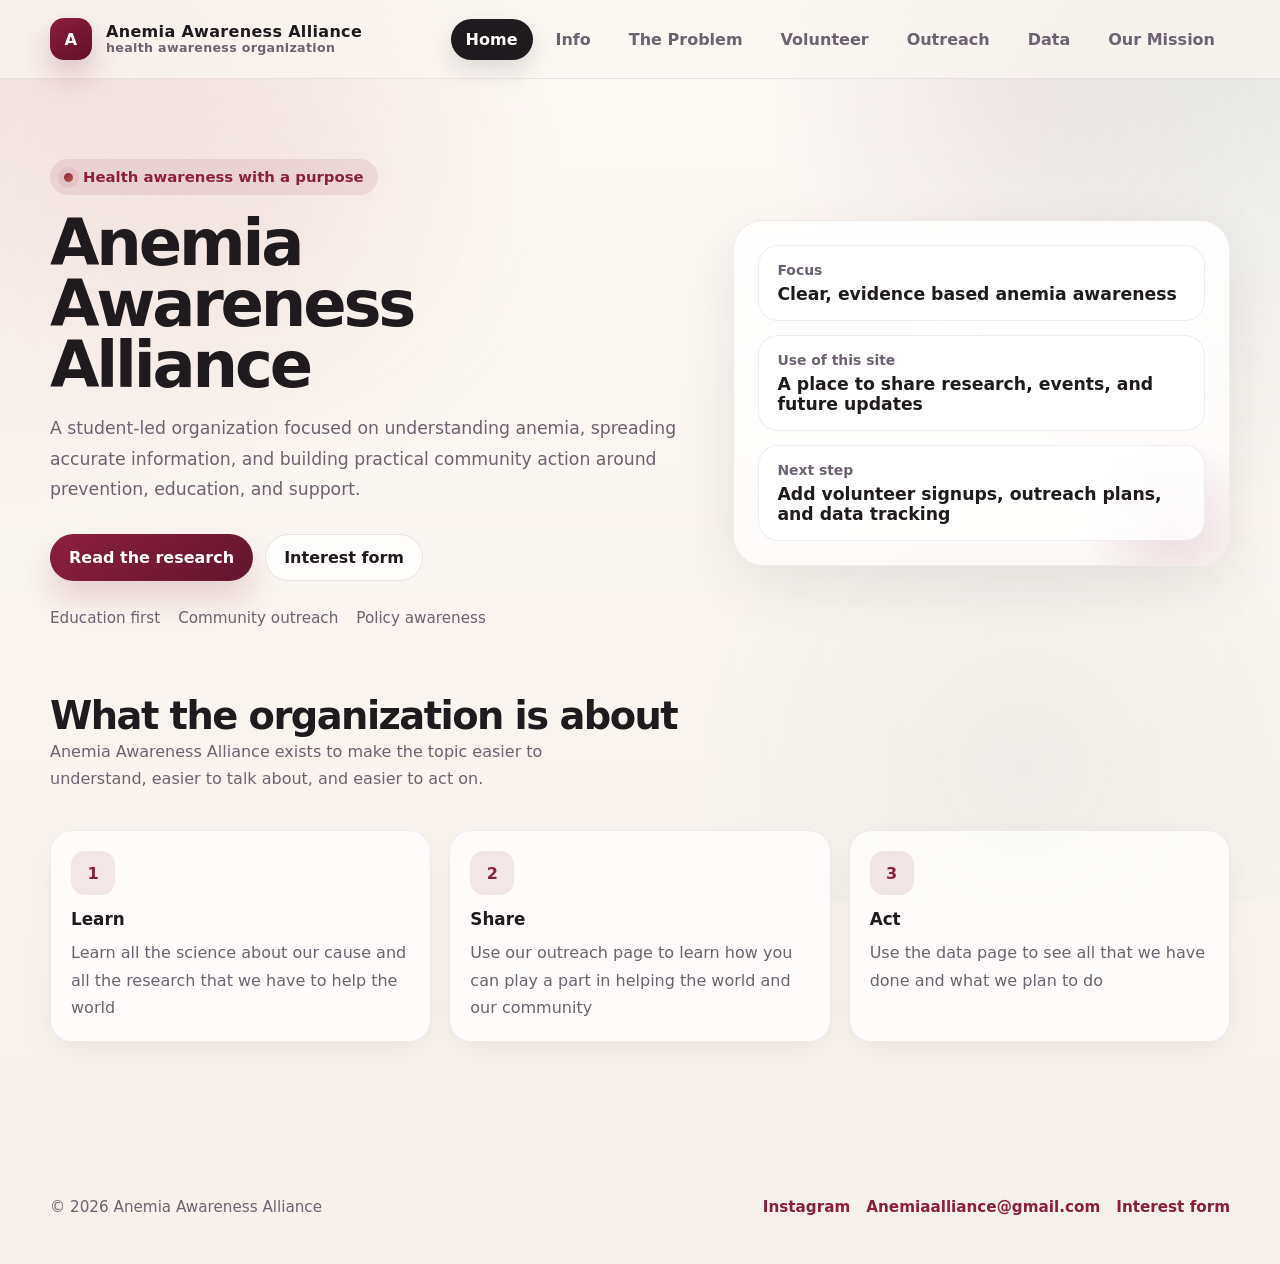
<file: Frontend/index.html>
<!DOCTYPE html>
<html lang="en">
<head>
  <meta charset="UTF-8">
  <meta name="viewport" content="width=device-width, initial-scale=1.0">
  <title>Anemia Awareness Alliance</title>
  <link rel="stylesheet" href="styles.css">
</head>
<body>
<header class="site-header">
  <div class="site-header-inner">
    <a class="brand" href="index.html" aria-label="Anemia Awareness Alliance home">
      <span class="brand-mark">A</span>
      <span class="brand-text"><span>Anemia Awareness Alliance</span><span>health awareness organization</span></span>
    </a>

    <div class="nav-wrap">
      <button class="nav-toggle" aria-label="Open menu" aria-expanded="false">☰</button>
      <nav class="nav" aria-label="Primary navigation">
        <a href="index.html">Home</a>
        <a href="info.html">Info</a>
        <a href="issue.html">The Problem</a>
        <a href="volunteer.html">Volunteer</a>
        <a href="outreach.html">Outreach</a>
        <a href="data.html">Data</a>
        <a href="mission.html">Our Mission</a>
      </nav>
    </div>
  </div>
</header>

<main class="page">
  <div class="page-shell">
    <section class="hero">
      <div class="hero-grid">
        <div class="reveal">
          <div class="kicker"><span class="kicker-dot"></span>Health awareness with a purpose</div>
          <h1>Anemia Awareness Alliance</h1>
          <p class="lead">
            A student-led organization focused on understanding anemia, spreading accurate information, and building practical community action around prevention, education, and support.
          </p>
          <div class="hero-actions">
            <a class="btn btn-primary" href="info.html">Read the research</a>
            <a class="btn btn-secondary" href="https://forms.gle/duQCsQrnn6YTvPqz7" target="_blank" rel="noopener noreferrer">Interest form</a>
          </div>
          <div class="hero-meta">
            <span>Education first</span>
            <span>Community outreach</span>
            <span>Policy awareness</span>
          </div>
        </div>

        <aside class="hero-panel reveal">
          <div class="hero-panel-grid">
            <div class="mini-stat">
              <span class="label">Focus</span>
              <span class="value">Clear, evidence based anemia awareness</span>
            </div>
            <div class="mini-stat">
              <span class="label">Use of this site</span>
              <span class="value">A place to share research, events, and future updates</span>
            </div>
            <div class="mini-stat">
              <span class="label">Next step</span>
              <span class="value">Add volunteer signups, outreach plans, and data tracking</span>
            </div>
          </div>
        </aside>
      </div>
    </section>

    <section class="section">
      <div class="section-heading reveal">
        <div>
          <h2>What the organization is about</h2>
          <p>Anemia Awareness Alliance exists to make the topic easier to understand, easier to talk about, and easier to act on.</p>
        </div>
      </div>

      <div class="feature-row">
        <article class="feature reveal">
          <div class="icon">1</div>
          <h3>Learn</h3>
          <p>Learn all the science about our cause and all the research that we have to help the world</p>
        </article>
        <article class="feature reveal">
          <div class="icon">2</div>
          <h3>Share</h3>
          <p>Use our outreach page to learn how you can play a part in helping the world and our community</p>
        </article>
        <article class="feature reveal">
          <div class="icon">3</div>
          <h3>Act</h3>
          <p>Use the data page to see all that we have done and what we plan to do</p>
        </article>
      </div>
    </section>
  </div>
</main>
<footer class="footer">
  <div class="page-shell footer-inner">
    <p>© 2026 Anemia Awareness Alliance</p>
    <div class="footer-links">
      <a class="social-link" href="https://www.instagram.com/anemiaawarenessalliance/" target="_blank" rel="noopener noreferrer">Instagram</a>
      <a class="social-link" href="mailto:Anemiaalliance@gmail.com">Anemiaalliance@gmail.com</a>
      <a class="social-link" href="https://forms.gle/duQCsQrnn6YTvPqz7" target="_blank" rel="noopener noreferrer">Interest form</a>
    </div>
  </div>
</footer>

<script src="script.js"></script>
</body>
</html>
</file>
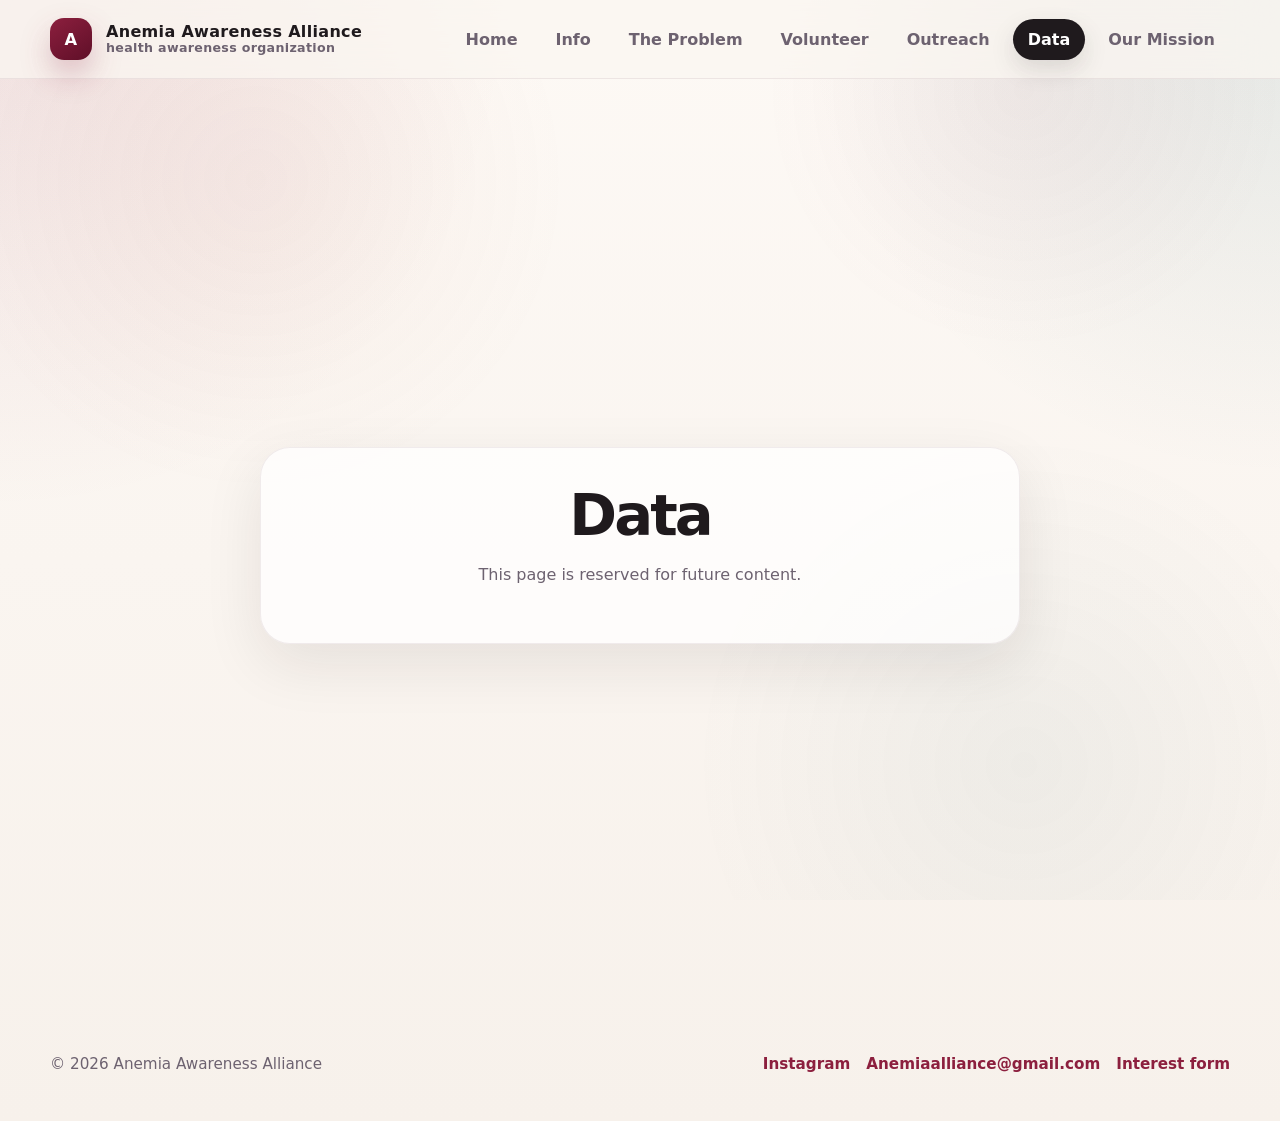
<file: Frontend/data.html>
<!DOCTYPE html>
<html lang="en">
<head>
  <meta charset="UTF-8">
  <meta name="viewport" content="width=device-width, initial-scale=1.0">
  <title>Data</title>
  <link rel="stylesheet" href="styles.css">
</head>
<body>
<header class="site-header">
  <div class="site-header-inner">
    <a class="brand" href="index.html" aria-label="Anemia Awareness Alliance home">
      <span class="brand-mark">A</span>
      <span class="brand-text"><span>Anemia Awareness Alliance</span><span>health awareness organization</span></span>
    </a>

    <div class="nav-wrap">
      <button class="nav-toggle" aria-label="Open menu" aria-expanded="false">☰</button>
      <nav class="nav" aria-label="Primary navigation">
        <a href="index.html">Home</a>
        <a href="info.html">Info</a>
        <a href="issue.html">The Problem</a>
        <a href="volunteer.html">Volunteer</a>
        <a href="outreach.html">Outreach</a>
        <a href="data.html">Data</a>
        <a href="mission.html">Our Mission</a>
      </nav>
    </div>
  </div>
</header>

<main class="page">
  <div class="page-shell">
    <section class="page-blank">
      <div class="blank-card reveal">
        <h1>Data</h1>
        <p>This page is reserved for future content.</p>
      </div>
    </section>
  </div>
</main>
<footer class="footer">
  <div class="page-shell footer-inner">
    <p>© 2026 Anemia Awareness Alliance</p>
    <div class="footer-links">
      <a class="social-link" href="https://www.instagram.com/anemiaawarenessalliance/" target="_blank" rel="noopener noreferrer">Instagram</a>
      <a class="social-link" href="mailto:Anemiaalliance@gmail.com">Anemiaalliance@gmail.com</a>
      <a class="social-link" href="https://forms.gle/duQCsQrnn6YTvPqz7" target="_blank" rel="noopener noreferrer">Interest form</a>
    </div>
  </div>
</footer>

<script src="script.js"></script>
</body>
</html>
</file>
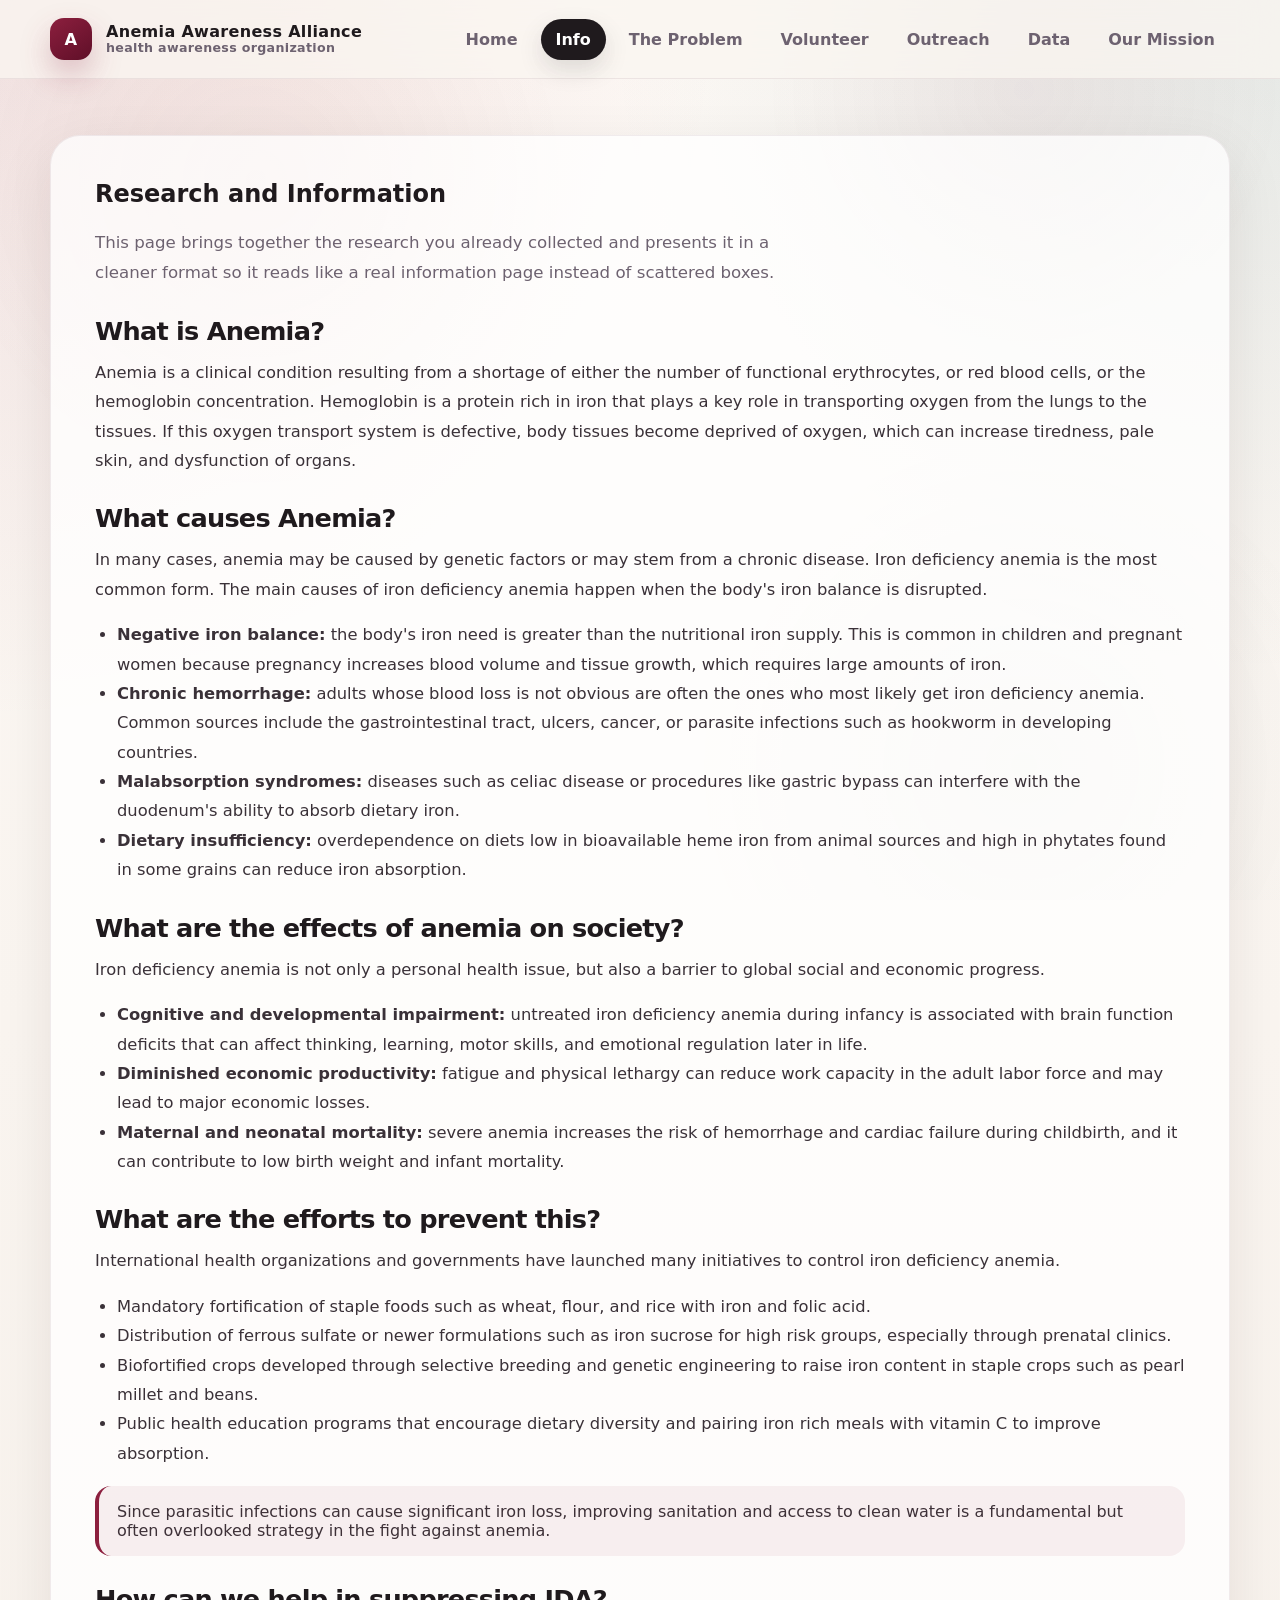
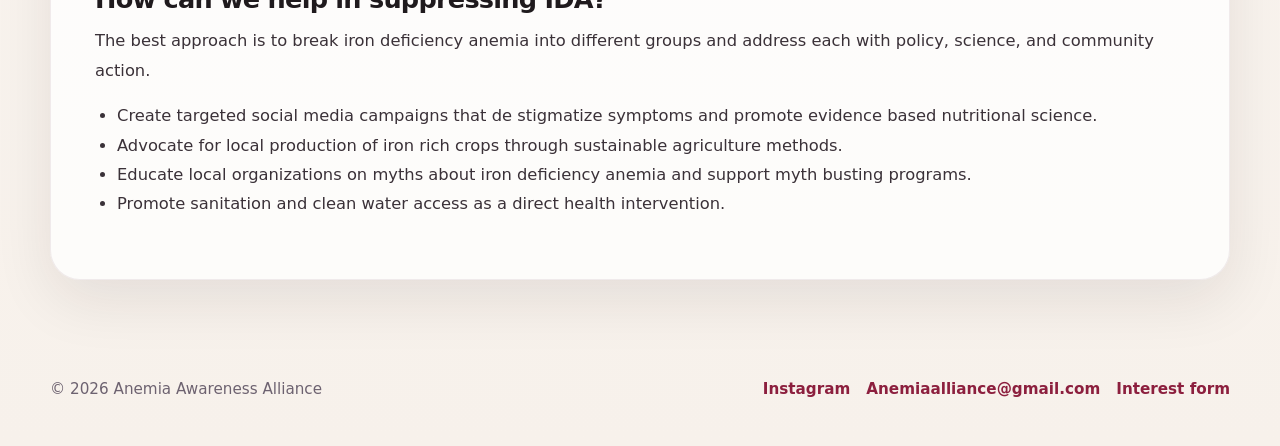
<file: Frontend/info.html>
<!DOCTYPE html>
<html lang="en">
<head>
  <meta charset="UTF-8">
  <meta name="viewport" content="width=device-width, initial-scale=1.0">
  <title>AAA - Info</title>
  <link rel="stylesheet" href="styles.css">
</head>
<body>
<header class="site-header">
  <div class="site-header-inner">
    <a class="brand" href="index.html" aria-label="Anemia Awareness Alliance home">
      <span class="brand-mark">A</span>
      <span class="brand-text"><span>Anemia Awareness Alliance</span><span>health awareness organization</span></span>
    </a>

    <div class="nav-wrap">
      <button class="nav-toggle" aria-label="Open menu" aria-expanded="false">☰</button>
      <nav class="nav" aria-label="Primary navigation">
        <a href="index.html">Home</a>
        <a href="info.html">Info</a>
        <a href="issue.html">The Problem</a>
        <a href="volunteer.html">Volunteer</a>
        <a href="outreach.html">Outreach</a>
        <a href="data.html">Data</a>
        <a href="mission.html">Our Mission</a>
      </nav>
    </div>
  </div>
</header>

<main class="page">
  <div class="page-shell">
    <article class="article reveal">
      <h1>Research and Information</h1>
      <p class="intro">
        This page brings together the research you already collected and presents it in a cleaner format so it reads like a real information page instead of scattered boxes.
      </p>

      <h2>What is Anemia?</h2>
      <p>
        Anemia is a clinical condition resulting from a shortage of either the number of functional erythrocytes, or red blood cells, or the hemoglobin concentration. Hemoglobin is a protein rich in iron that plays a key role in transporting oxygen from the lungs to the tissues. If this oxygen transport system is defective, body tissues become deprived of oxygen, which can increase tiredness, pale skin, and dysfunction of organs.
      </p>

      <h2>What causes Anemia?</h2>
      <p>
        In many cases, anemia may be caused by genetic factors or may stem from a chronic disease. Iron deficiency anemia is the most common form. The main causes of iron deficiency anemia happen when the body's iron balance is disrupted.
      </p>
      <ul>
        <li><strong>Negative iron balance:</strong> the body's iron need is greater than the nutritional iron supply. This is common in children and pregnant women because pregnancy increases blood volume and tissue growth, which requires large amounts of iron.</li>
        <li><strong>Chronic hemorrhage:</strong> adults whose blood loss is not obvious are often the ones who most likely get iron deficiency anemia. Common sources include the gastrointestinal tract, ulcers, cancer, or parasite infections such as hookworm in developing countries.</li>
        <li><strong>Malabsorption syndromes:</strong> diseases such as celiac disease or procedures like gastric bypass can interfere with the duodenum's ability to absorb dietary iron.</li>
        <li><strong>Dietary insufficiency:</strong> overdependence on diets low in bioavailable heme iron from animal sources and high in phytates found in some grains can reduce iron absorption.</li>
      </ul>

      <h2>What are the effects of anemia on society?</h2>
      <p>
        Iron deficiency anemia is not only a personal health issue, but also a barrier to global social and economic progress.
      </p>
      <ul>
        <li><strong>Cognitive and developmental impairment:</strong> untreated iron deficiency anemia during infancy is associated with brain function deficits that can affect thinking, learning, motor skills, and emotional regulation later in life.</li>
        <li><strong>Diminished economic productivity:</strong> fatigue and physical lethargy can reduce work capacity in the adult labor force and may lead to major economic losses.</li>
        <li><strong>Maternal and neonatal mortality:</strong> severe anemia increases the risk of hemorrhage and cardiac failure during childbirth, and it can contribute to low birth weight and infant mortality.</li>
      </ul>

      <h2>What are the efforts to prevent this?</h2>
      <p>
        International health organizations and governments have launched many initiatives to control iron deficiency anemia.
      </p>
      <ul>
        <li>Mandatory fortification of staple foods such as wheat, flour, and rice with iron and folic acid.</li>
        <li>Distribution of ferrous sulfate or newer formulations such as iron sucrose for high risk groups, especially through prenatal clinics.</li>
        <li>Biofortified crops developed through selective breeding and genetic engineering to raise iron content in staple crops such as pearl millet and beans.</li>
        <li>Public health education programs that encourage dietary diversity and pairing iron rich meals with vitamin C to improve absorption.</li>
      </ul>

      <div class="callout">
        Since parasitic infections can cause significant iron loss, improving sanitation and access to clean water is a fundamental but often overlooked strategy in the fight against anemia.
      </div>

      <h2>How can we help in suppressing IDA?</h2>
      <p>
        The best approach is to break iron deficiency anemia into different groups and address each with policy, science, and community action.
      </p>
      <ul>
        <li>Create targeted social media campaigns that de stigmatize symptoms and promote evidence based nutritional science.</li>
        <li>Advocate for local production of iron rich crops through sustainable agriculture methods.</li>
        <li>Educate local organizations on myths about iron deficiency anemia and support myth busting programs.</li>
        <li>Promote sanitation and clean water access as a direct health intervention.</li>
      </ul>
    </article>
  </div>
</main>
<footer class="footer">
  <div class="page-shell footer-inner">
    <p>© 2026 Anemia Awareness Alliance</p>
    <div class="footer-links">
      <a class="social-link" href="https://www.instagram.com/anemiaawarenessalliance/" target="_blank" rel="noopener noreferrer">Instagram</a>
      <a class="social-link" href="mailto:Anemiaalliance@gmail.com">Anemiaalliance@gmail.com</a>
      <a class="social-link" href="https://forms.gle/duQCsQrnn6YTvPqz7" target="_blank" rel="noopener noreferrer">Interest form</a>
    </div>
  </div>
</footer>

<script src="script.js"></script>
</body>
</html>
</file>
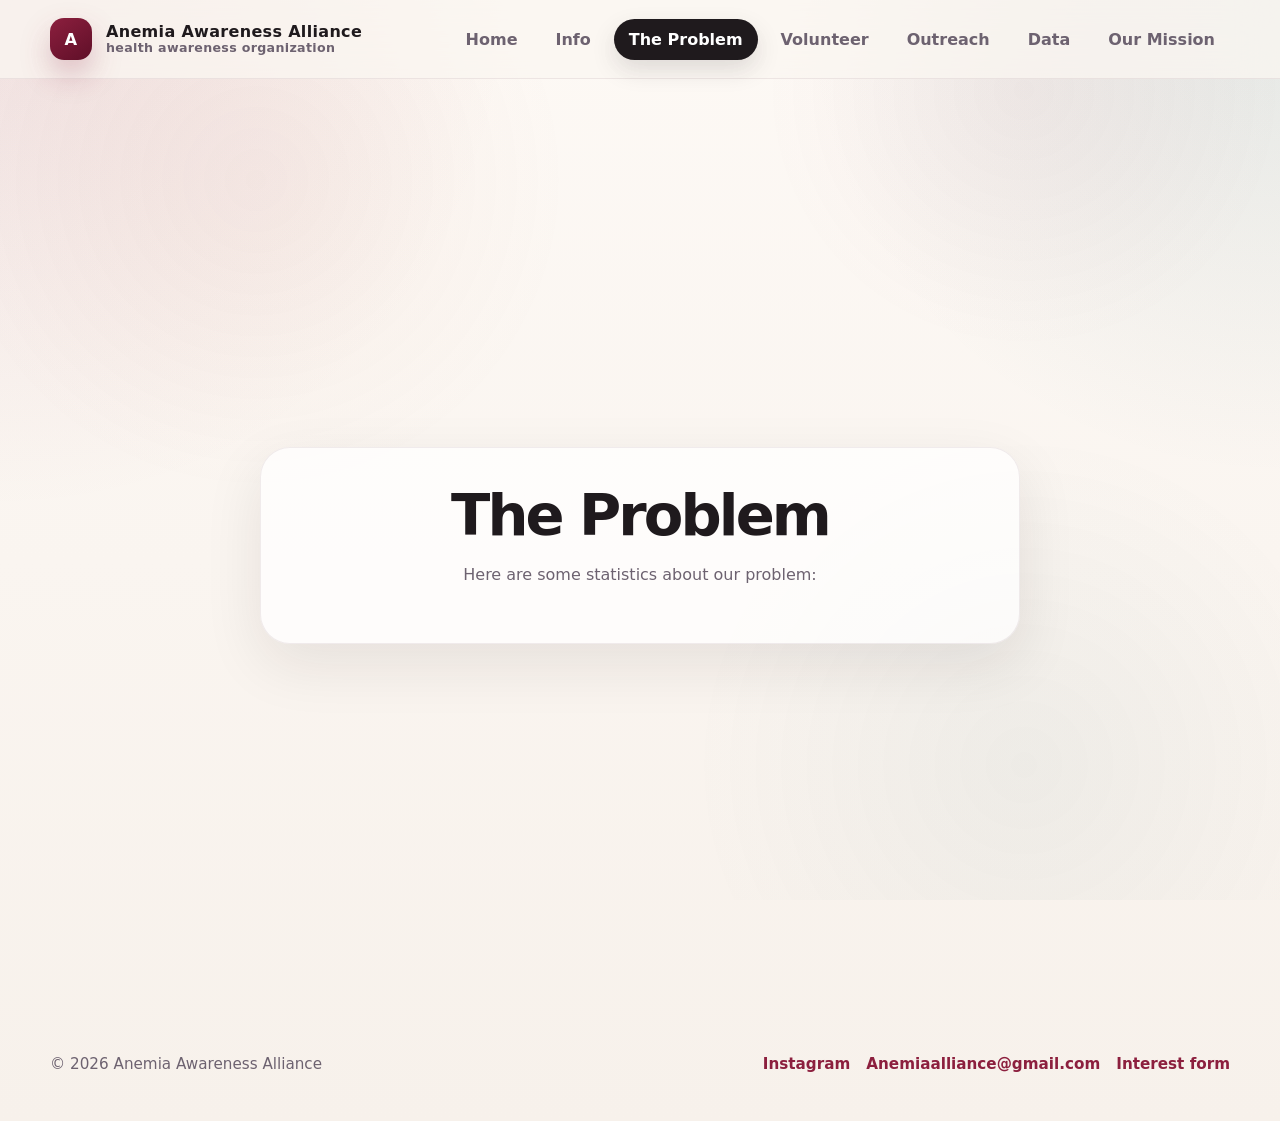
<file: Frontend/issue.html>
<!DOCTYPE html>
<html lang="en">
<head>
  <meta charset="UTF-8">
  <meta name="viewport" content="width=device-width, initial-scale=1.0">
  <title>The Problem - AAA</title>
  <link rel="stylesheet" href="styles.css">
</head>
<body>
<header class="site-header">
  <div class="site-header-inner">
    <a class="brand" href="index.html" aria-label="Anemia Awareness Alliance home">
      <span class="brand-mark">A</span>
      <span class="brand-text"><span>Anemia Awareness Alliance</span><span>health awareness organization</span></span>
    </a>

    <div class="nav-wrap">
      <button class="nav-toggle" aria-label="Open menu" aria-expanded="false">☰</button>
      <nav class="nav" aria-label="Primary navigation">
        <a href="index.html">Home</a>
        <a href="info.html">Info</a>
        <a href="issue.html">The Problem</a>
        <a href="volunteer.html">Volunteer</a>
        <a href="outreach.html">Outreach</a>
        <a href="data.html">Data</a>
        <a href="mission.html">Our Mission</a>
        
      </nav>
    </div>
  </div>
</header>

<main class="page">
  <div class="page-shell">
    <section class="page-blank">
      <div class="blank-card reveal">
        <h1>The Problem</h1>
        <p>Here are some statistics about our problem: </p>
      </div>
    </section>
  </div>
</main>
<footer class="footer">
  <div class="page-shell footer-inner">
    <p>© 2026 Anemia Awareness Alliance</p>
    <div class="footer-links">
      <a class="social-link" href="https://www.instagram.com/anemiaawarenessalliance/" target="_blank" rel="noopener noreferrer">Instagram</a>
      <a class="social-link" href="mailto:Anemiaalliance@gmail.com">Anemiaalliance@gmail.com</a>
      <a class="social-link" href="https://forms.gle/duQCsQrnn6YTvPqz7" target="_blank" rel="noopener noreferrer">Interest form</a>
    </div>
  </div>
</footer>

<script src="script.js"></script>
</body>
</html>
</file>
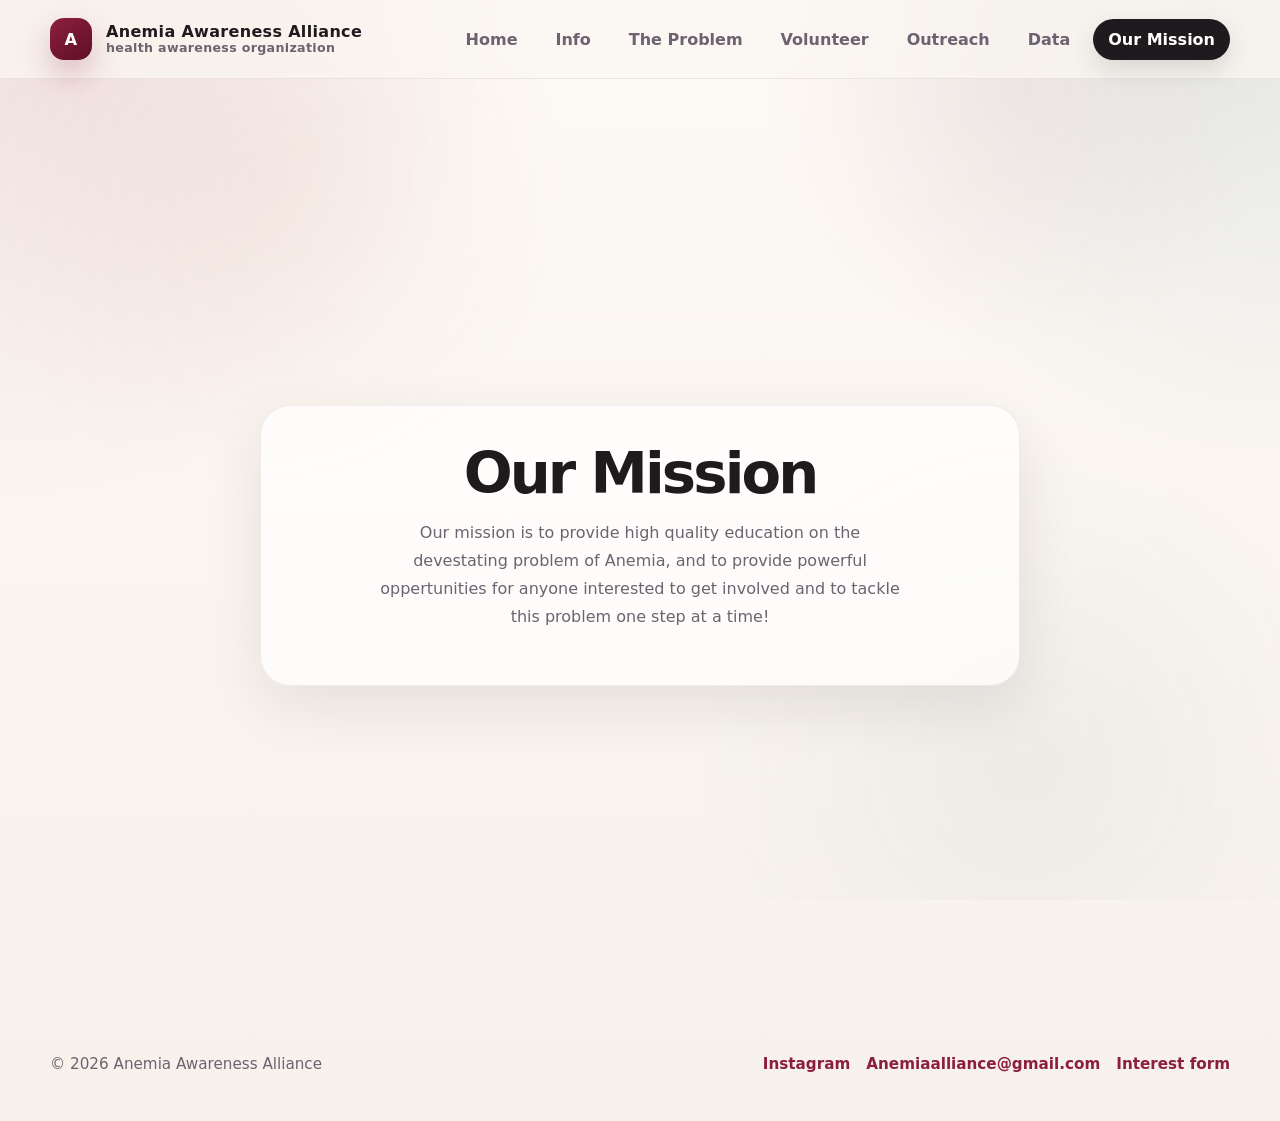
<file: Frontend/mission.html>
<!DOCTYPE html>
<html lang="en">
<head>
  <meta charset="UTF-8">
  <meta name="viewport" content="width=device-width, initial-scale=1.0">
  <title>Our Mission - AAA</title>
  <link rel="stylesheet" href="styles.css">
</head>
<body>
<header class="site-header">
  <div class="site-header-inner">
    <a class="brand" href="index.html" aria-label="Anemia Awareness Alliance home">
      <span class="brand-mark">A</span>
      <span class="brand-text"><span>Anemia Awareness Alliance</span><span>health awareness organization</span></span>
    </a>

    <div class="nav-wrap">
      <button class="nav-toggle" aria-label="Open menu" aria-expanded="false">☰</button>
      <nav class="nav" aria-label="Primary navigation">
        <a href="index.html">Home</a>
        <a href="info.html">Info</a>
        <a href="issue.html">The Problem</a>
        <a href="volunteer.html">Volunteer</a>
        <a href="outreach.html">Outreach</a>
        <a href="data.html">Data</a>
        <a href="mission.html">Our Mission</a>
      </nav>
    </div>
  </div>
</header>

<main class="page">
  <div class="page-shell">
    <section class="page-blank">
      <div class="blank-card reveal">
        <h1>Our Mission</h1>
        <p>Our mission is to provide high quality education on the devestating problem of Anemia, and to provide powerful oppertunities for anyone interested to get involved and to tackle this problem one step at a time!</p>
      </div>
    </section>
  </div>
</main>
<footer class="footer">
  <div class="page-shell footer-inner">
    <p>© 2026 Anemia Awareness Alliance</p>
    <div class="footer-links">
      <a class="social-link" href="https://www.instagram.com/anemiaawarenessalliance/" target="_blank" rel="noopener noreferrer">Instagram</a>
      <a class="social-link" href="mailto:Anemiaalliance@gmail.com">Anemiaalliance@gmail.com</a>
      <a class="social-link" href="https://forms.gle/duQCsQrnn6YTvPqz7" target="_blank" rel="noopener noreferrer">Interest form</a>
    </div>
  </div>
</footer>

<script src="script.js"></script>
</body>
</html>
</file>
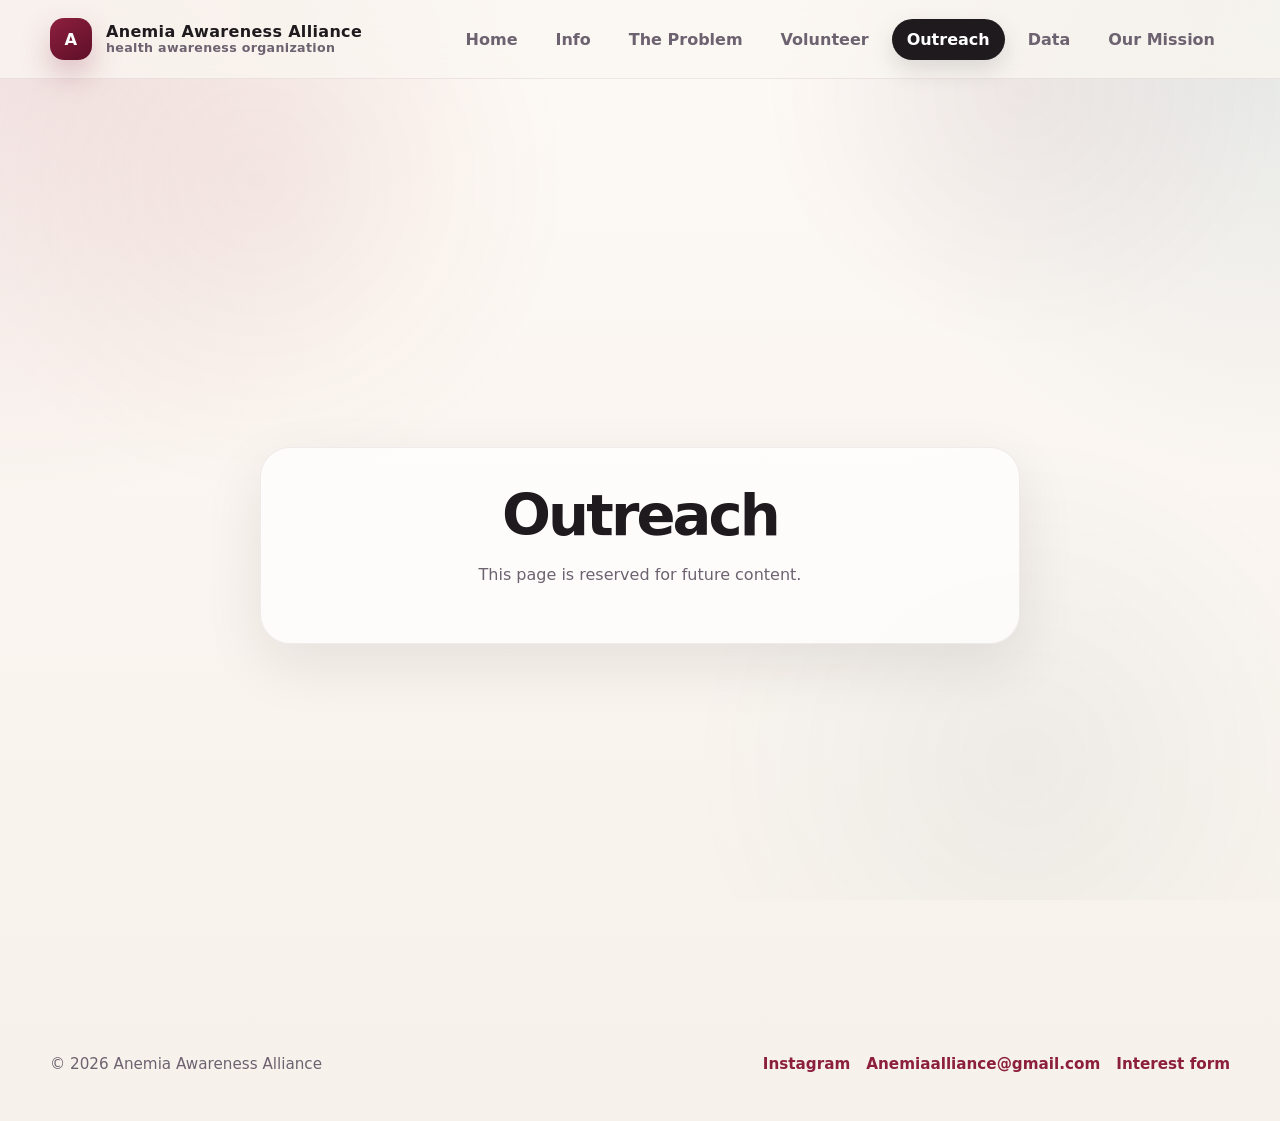
<file: Frontend/outreach.html>
<!DOCTYPE html>
<html lang="en">
<head>
  <meta charset="UTF-8">
  <meta name="viewport" content="width=device-width, initial-scale=1.0">
  <title>Outreach</title>
  <link rel="stylesheet" href="styles.css">
</head>
<body>
<header class="site-header">
  <div class="site-header-inner">
    <a class="brand" href="index.html" aria-label="Anemia Awareness Alliance home">
      <span class="brand-mark">A</span>
      <span class="brand-text"><span>Anemia Awareness Alliance</span><span>health awareness organization</span></span>
    </a>

    <div class="nav-wrap">
      <button class="nav-toggle" aria-label="Open menu" aria-expanded="false">☰</button>
      <nav class="nav" aria-label="Primary navigation">
        <a href="index.html">Home</a>
        <a href="info.html">Info</a>
        <a href="issue.html">The Problem</a>
        <a href="volunteer.html">Volunteer</a>
        <a href="outreach.html">Outreach</a>
        <a href="data.html">Data</a>
        <a href="mission.html">Our Mission</a>
      </nav>
    </div>
  </div>
</header>

<main class="page">
  <div class="page-shell">
    <section class="page-blank">
      <div class="blank-card reveal">
        <h1>Outreach</h1>
        <p>This page is reserved for future content.</p>
      </div>
    </section>
  </div>
</main>
<footer class="footer">
  <div class="page-shell footer-inner">
    <p>© 2026 Anemia Awareness Alliance</p>
    <div class="footer-links">
      <a class="social-link" href="https://www.instagram.com/anemiaawarenessalliance/" target="_blank" rel="noopener noreferrer">Instagram</a>
      <a class="social-link" href="mailto:Anemiaalliance@gmail.com">Anemiaalliance@gmail.com</a>
      <a class="social-link" href="https://forms.gle/duQCsQrnn6YTvPqz7" target="_blank" rel="noopener noreferrer">Interest form</a>
    </div>
  </div>
</footer>

<script src="script.js"></script>
</body>
</html>
</file>
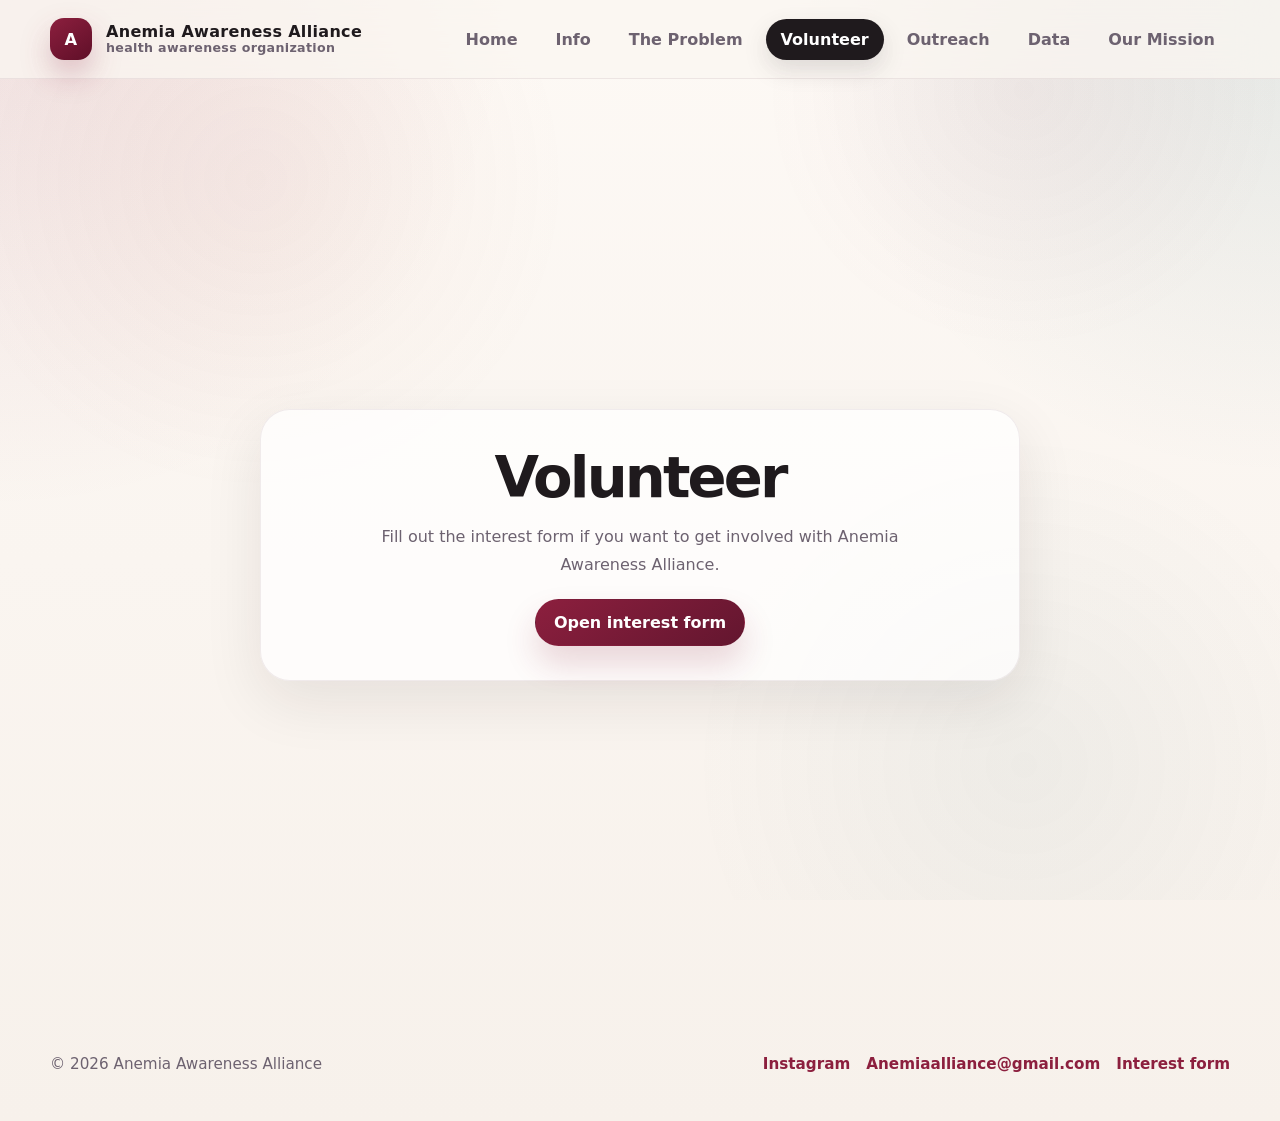
<file: Frontend/volunteer.html>
<!DOCTYPE html>
<html lang="en">
<head>
  <meta charset="UTF-8">
  <meta name="viewport" content="width=device-width, initial-scale=1.0">
  <title>Volunteer</title>
  <link rel="stylesheet" href="styles.css">
</head>
<body>
<header class="site-header">
  <div class="site-header-inner">
    <a class="brand" href="index.html" aria-label="Anemia Awareness Alliance home">
      <span class="brand-mark">A</span>
      <span class="brand-text"><span>Anemia Awareness Alliance</span><span>health awareness organization</span></span>
    </a>

    <div class="nav-wrap">
      <button class="nav-toggle" aria-label="Open menu" aria-expanded="false">☰</button>
      <nav class="nav" aria-label="Primary navigation">
        <a href="index.html">Home</a>
        <a href="info.html">Info</a>
        <a href="issue.html">The Problem</a>
        <a href="volunteer.html">Volunteer</a>
        <a href="outreach.html">Outreach</a>
        <a href="data.html">Data</a>
        <a href="mission.html">Our Mission</a>
      </nav>
    </div>
  </div>
</header>

<main class="page">
  <div class="page-shell">
    <section class="page-blank">
      <div class="blank-card reveal">
        <h1>Volunteer</h1>
        <p>Fill out the interest form if you want to get involved with Anemia Awareness Alliance.</p>
        <a class="btn btn-primary" href="https://forms.gle/duQCsQrnn6YTvPqz7" target="_blank" rel="noopener noreferrer">Open interest form</a>
      </div>
    </section>
  </div>
</main>
<footer class="footer">
  <div class="page-shell footer-inner">
    <p>© 2026 Anemia Awareness Alliance</p>
    <div class="footer-links">
      <a class="social-link" href="https://www.instagram.com/anemiaawarenessalliance/" target="_blank" rel="noopener noreferrer">Instagram</a>
      <a class="social-link" href="mailto:Anemiaalliance@gmail.com">Anemiaalliance@gmail.com</a>
      <a class="social-link" href="https://forms.gle/duQCsQrnn6YTvPqz7" target="_blank" rel="noopener noreferrer">Interest form</a>
    </div>
  </div>
</footer>

<script src="script.js"></script>
</body>
</html>
</file>
<file: Frontend/styles.css>
:root {
  --bg: #faf6f1;
  --bg-soft: #fffdfb;
  --surface: rgba(255, 255, 255, 0.72);
  --surface-strong: #ffffff;
  --text: #1f1a1d;
  --muted: #6d6270;
  --line: rgba(76, 31, 49, 0.12);
  --brand: #8c1f3e;
  --brand-2: #205b63;
  --brand-3: #b55c3f;
  --shadow: 0 20px 60px rgba(33, 18, 26, 0.09);
  --radius-xl: 30px;
  --radius-lg: 22px;
  --radius-md: 16px;
  --max: 1180px;
}

* { box-sizing: border-box; }

html {
  scroll-behavior: smooth;
}

body {
  margin: 0;
  font-family: Inter, ui-sans-serif, system-ui, -apple-system, BlinkMacSystemFont, "Segoe UI", sans-serif;
  color: var(--text);
  background:
    radial-gradient(circle at top left, rgba(140, 31, 62, 0.11), transparent 30%),
    radial-gradient(circle at top right, rgba(32, 91, 99, 0.11), transparent 28%),
    linear-gradient(180deg, #fdf9f5 0%, #f7f1eb 100%);
  min-height: 100vh;
  overflow-x: hidden;
}

body::before {
  content: "";
  position: fixed;
  inset: 0;
  pointer-events: none;
  background:
    radial-gradient(circle at 20% 20%, rgba(181, 92, 63, 0.06), transparent 25%),
    radial-gradient(circle at 80% 10%, rgba(140, 31, 62, 0.05), transparent 20%),
    radial-gradient(circle at 80% 85%, rgba(32, 91, 99, 0.05), transparent 26%);
  z-index: -1;
}

a {
  color: inherit;
  text-decoration: none;
}

img {
  max-width: 100%;
  display: block;
}

.page-shell {
  width: min(var(--max), calc(100% - 40px));
  margin: 0 auto;
}

.site-header {
  position: sticky;
  top: 0;
  z-index: 50;
  backdrop-filter: blur(18px);
  background: rgba(250, 246, 241, 0.76);
  border-bottom: 1px solid rgba(76, 31, 49, 0.08);
}

.site-header-inner {
  width: min(var(--max), calc(100% - 40px));
  margin: 0 auto;
  display: flex;
  align-items: center;
  justify-content: space-between;
  min-height: 78px;
  gap: 20px;
}

.brand {
  display: inline-flex;
  align-items: center;
  gap: 14px;
  font-weight: 800;
  letter-spacing: 0.02em;
}

.brand-mark {
  width: 42px;
  height: 42px;
  border-radius: 14px;
  display: grid;
  place-items: center;
  background: linear-gradient(145deg, var(--brand), #5f0f28);
  color: white;
  box-shadow: 0 14px 30px rgba(140, 31, 62, 0.26);
  font-size: 1.02rem;
}

.brand-text {
  display: grid;
  line-height: 1.05;
}

.brand-text span:first-child {
  font-size: 1rem;
  color: var(--text);
}

.brand-text span:last-child {
  font-size: 0.79rem;
  color: var(--muted);
  font-weight: 600;
}

.nav-wrap {
  display: flex;
  align-items: center;
  gap: 16px;
}

.nav-toggle {
  display: none;
  border: 1px solid rgba(76, 31, 49, 0.12);
  background: rgba(255, 255, 255, 0.65);
  border-radius: 14px;
  width: 46px;
  height: 46px;
  cursor: pointer;
  color: var(--text);
}

.nav {
  display: flex;
  align-items: center;
  gap: 8px;
}

.nav a {
  padding: 11px 15px;
  border-radius: 999px;
  color: var(--muted);
  font-weight: 650;
  transition: transform 180ms ease, background 180ms ease, color 180ms ease;
}

.nav a:hover {
  background: rgba(140, 31, 62, 0.08);
  color: var(--text);
  transform: translateY(-1px);
}

.nav a.active {
  background: var(--text);
  color: #fff;
  box-shadow: 0 10px 24px rgba(31, 26, 29, 0.13);
}

.page {
  padding: 56px 0 72px;
}

.hero {
  padding: 24px 0 10px;
}

.hero-grid {
  display: grid;
  grid-template-columns: 1.25fr 0.95fr;
  gap: 30px;
  align-items: center;
}

.kicker {
  display: inline-flex;
  align-items: center;
  gap: 10px;
  padding: 9px 14px;
  border-radius: 999px;
  background: rgba(140, 31, 62, 0.09);
  color: var(--brand);
  font-weight: 700;
  font-size: 0.93rem;
  margin-bottom: 18px;
}

.kicker-dot {
  width: 9px;
  height: 9px;
  border-radius: 999px;
  background: linear-gradient(145deg, var(--brand), var(--brand-3));
  box-shadow: 0 0 0 6px rgba(140, 31, 62, 0.08);
}

h1, h2, h3, p {
  margin-top: 0;
}

.hero h1 {
  font-size: clamp(2.8rem, 5vw, 5.2rem);
  line-height: 0.95;
  letter-spacing: -0.05em;
  margin-bottom: 18px;
  max-width: 12ch;
}

.hero p.lead {
  font-size: 1.08rem;
  line-height: 1.75;
  color: var(--muted);
  max-width: 60ch;
  margin-bottom: 30px;
}

.hero-actions {
  display: flex;
  flex-wrap: wrap;
  gap: 12px;
  margin-bottom: 28px;
}

.btn {
  display: inline-flex;
  align-items: center;
  justify-content: center;
  gap: 10px;
  padding: 13px 18px;
  border-radius: 999px;
  font-weight: 750;
  border: 1px solid transparent;
  transition: transform 180ms ease, box-shadow 180ms ease, background 180ms ease, border-color 180ms ease;
}

.btn:hover {
  transform: translateY(-2px);
}

.btn-primary {
  background: linear-gradient(145deg, var(--brand), #63162f);
  color: white;
  box-shadow: 0 18px 32px rgba(140, 31, 62, 0.18);
}

.btn-secondary {
  background: rgba(255, 255, 255, 0.74);
  border-color: rgba(76, 31, 49, 0.11);
  color: var(--text);
}

.hero-meta {
  display: flex;
  flex-wrap: wrap;
  gap: 18px;
  color: var(--muted);
  font-size: 0.95rem;
}

.hero-panel {
  position: relative;
  background: linear-gradient(180deg, rgba(255,255,255,0.9), rgba(255,255,255,0.62));
  border: 1px solid rgba(76, 31, 49, 0.08);
  border-radius: var(--radius-xl);
  box-shadow: var(--shadow);
  padding: 24px;
  overflow: hidden;
}

.hero-panel::before {
  content: "";
  position: absolute;
  inset: auto -40px -60px auto;
  width: 190px;
  height: 190px;
  border-radius: 50%;
  background: radial-gradient(circle, rgba(140,31,62,0.14), transparent 70%);
}

.hero-panel-grid {
  display: grid;
  gap: 14px;
  position: relative;
}

.mini-stat {
  background: rgba(255,255,255,0.82);
  border: 1px solid rgba(76,31,49,0.08);
  border-radius: 20px;
  padding: 16px 18px;
}

.mini-stat .label {
  display: block;
  color: var(--muted);
  font-size: 0.87rem;
  margin-bottom: 6px;
  font-weight: 600;
}

.mini-stat .value {
  display: block;
  font-size: 1.08rem;
  font-weight: 800;
  color: var(--text);
}

.section {
  padding: 56px 0;
}

.section-heading {
  display: flex;
  align-items: end;
  justify-content: space-between;
  gap: 18px;
  margin-bottom: 22px;
}

.section-heading h2 {
  font-size: clamp(1.65rem, 3vw, 2.4rem);
  letter-spacing: -0.04em;
  margin-bottom: 0;
}

.section-heading p {
  color: var(--muted);
  max-width: 56ch;
  line-height: 1.7;
}

.feature-row {
  display: grid;
  grid-template-columns: repeat(3, 1fr);
  gap: 18px;
}

.feature {
  background: rgba(255,255,255,0.75);
  border: 1px solid rgba(76,31,49,0.08);
  border-radius: var(--radius-lg);
  padding: 20px;
  box-shadow: 0 14px 34px rgba(33, 18, 26, 0.05);
}

.feature .icon {
  width: 44px;
  height: 44px;
  border-radius: 14px;
  display: grid;
  place-items: center;
  margin-bottom: 14px;
  background: rgba(140, 31, 62, 0.1);
  color: var(--brand);
  font-weight: 800;
}

.feature h3 {
  margin-bottom: 10px;
  font-size: 1.05rem;
}

.feature p {
  color: var(--muted);
  line-height: 1.7;
  margin-bottom: 0;
}

.article {
  background: rgba(255,255,255,0.74);
  border: 1px solid rgba(76,31,49,0.08);
  border-radius: var(--radius-xl);
  box-shadow: var(--shadow);
  padding: clamp(24px, 4vw, 44px);
}

.article p,
.article li {
  line-height: 1.8;
  color: #3a3138;
  font-size: 1.02rem;
}

.article h2 {
  font-size: clamp(1.45rem, 2vw, 2rem);
  margin: 28px 0 12px;
  letter-spacing: -0.03em;
}

.article h2:first-child {
  margin-top: 0;
}

.article .intro {
  color: var(--muted);
  font-size: 1.04rem;
  max-width: 70ch;
}

.article ul, .article ol {
  padding-left: 22px;
  margin-top: 12px;
}

.callout {
  border-left: 4px solid var(--brand);
  background: rgba(140, 31, 62, 0.06);
  padding: 16px 18px;
  border-radius: 16px;
  margin: 18px 0;
  color: #3e3138;
}

.page-blank {
  min-height: calc(100vh - 80px);
  display: grid;
  place-items: center;
  text-align: center;
}

.page-blank .blank-card {
  width: min(760px, 100%);
  padding: 34px;
  border-radius: var(--radius-xl);
  background: rgba(255,255,255,0.72);
  border: 1px solid rgba(76,31,49,0.08);
  box-shadow: var(--shadow);
}

.page-blank h1 {
  font-size: clamp(2.2rem, 5vw, 3.6rem);
  letter-spacing: -0.05em;
  margin-bottom: 12px;
}

.page-blank p {
  color: var(--muted);
  line-height: 1.75;
  margin: 0 auto 20px;
  max-width: 52ch;
}

.footer {
  padding: 28px 0 48px;
  color: var(--muted);
  font-size: 0.95rem;
}

.footer-inner {
  display: flex;
  align-items: center;
  justify-content: space-between;
  gap: 16px;
  flex-wrap: wrap;
}

.footer-inner p {
  margin: 0;
}

.footer-links {
  display: flex;
  align-items: center;
  gap: 16px;
  flex-wrap: wrap;
}

.social-link {
  color: var(--brand);
  font-weight: 700;
}

.social-link:hover {
  text-decoration: underline;
}

.reveal {
  opacity: 0;
  transform: translateY(14px);
  transition: opacity 650ms ease, transform 650ms ease;
}

.reveal.visible {
  opacity: 1;
  transform: translateY(0);
}

@media (max-width: 920px) {
  .hero-grid,
  .feature-row {
    grid-template-columns: 1fr;
  }

  .section-heading {
    flex-direction: column;
    align-items: start;
  }

  .nav-toggle {
    display: inline-grid;
    place-items: center;
  }

  .nav {
    position: absolute;
    top: 78px;
    left: 0;
    right: 0;
    display: grid;
    gap: 6px;
    padding: 16px 20px 20px;
    background: rgba(250, 246, 241, 0.96);
    border-bottom: 1px solid rgba(76, 31, 49, 0.08);
    transform: translateY(-14px);
    opacity: 0;
    pointer-events: none;
    transition: opacity 180ms ease, transform 180ms ease;
  }

  .nav.open {
    opacity: 1;
    transform: translateY(0);
    pointer-events: auto;
  }

  .nav a {
    width: 100%;
    padding: 13px 16px;
    border-radius: 16px;
    background: rgba(255,255,255,0.68);
  }
}

@media (max-width: 560px) {
  .page-shell,
  .site-header-inner {
    width: min(var(--max), calc(100% - 24px));
  }

  .page {
    padding-top: 28px;
  }

  .hero h1 {
    max-width: 100%;
  }

  .hero-actions {
    flex-direction: column;
  }

  .btn {
    width: 100%;
  }
}
</file>
